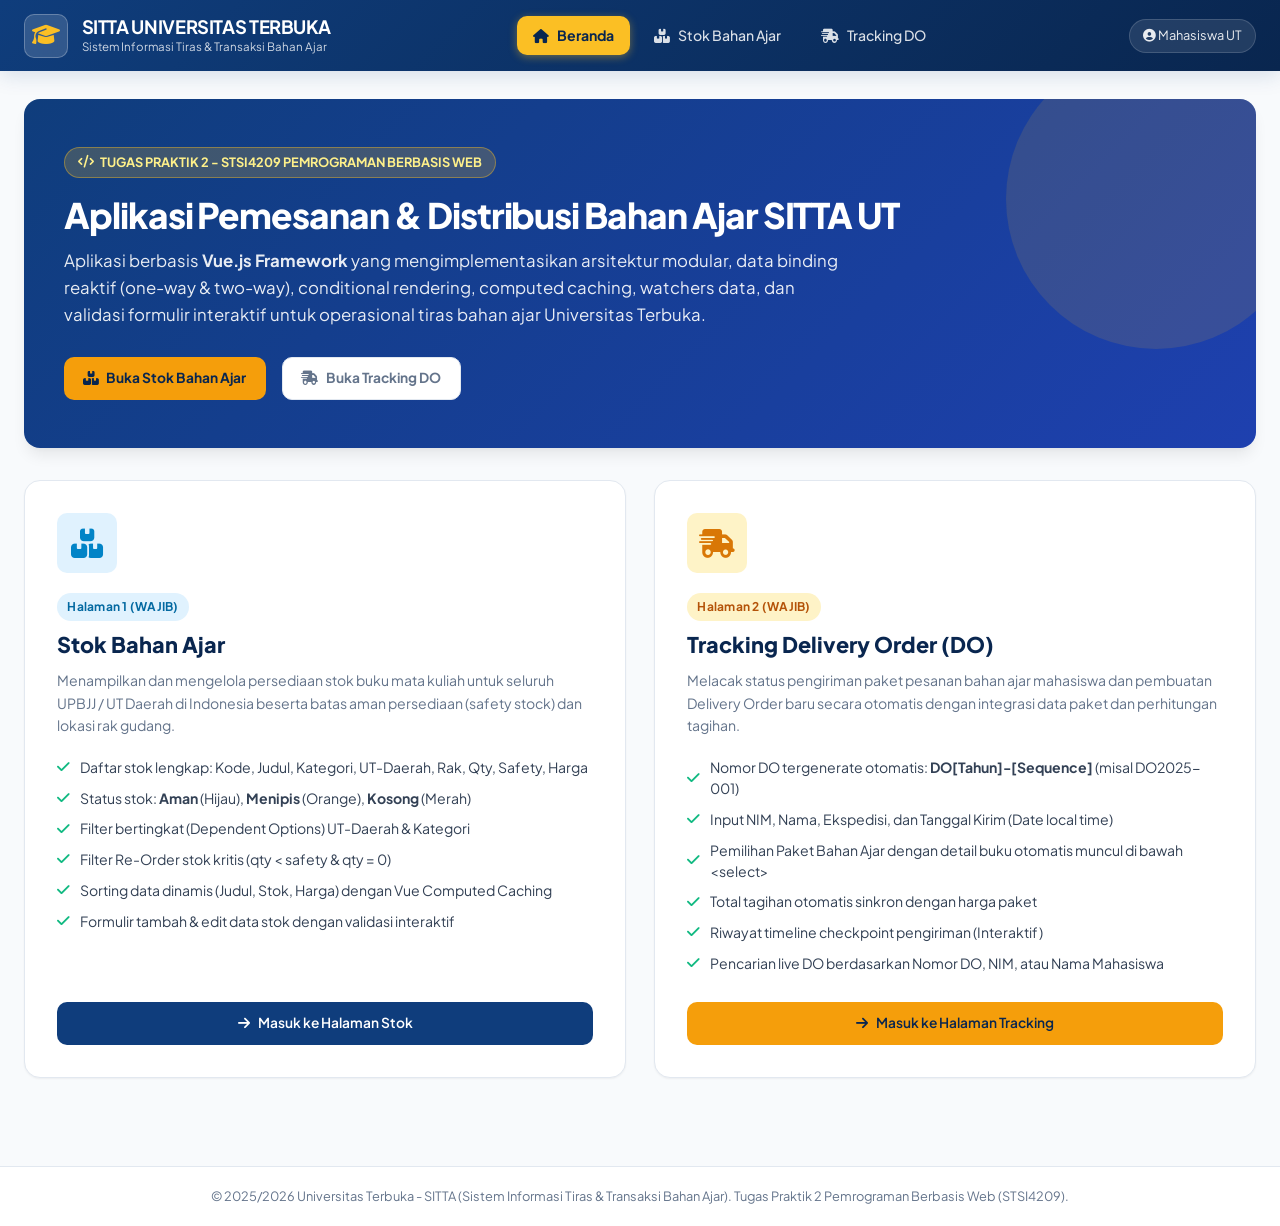
<file: index.html>
<!DOCTYPE html>
<html lang="id">

<head>
  <meta charset="UTF-8">
  <meta name="viewport" content="width=device-width, initial-scale=1.0">
  <title>SITTA UT - Portal Utama Sistem Informasi Bahan Ajar</title>

  <!-- CSS Utama -->
  <link rel="stylesheet" href="css/style.css">

  <!-- Font Awesome Icons -->
  <link rel="stylesheet" href="https://cdnjs.cloudflare.com/ajax/libs/font-awesome/6.5.1/css/all.min.css">

  <style>
    /* Styling khusus landing dashboard */
    .hero-section {
      background: linear-gradient(135deg, #0f3d7c 0%, #1e40af 100%);
      color: #ffffff;
      border-radius: var(--radius-lg);
      padding: 3rem 2.5rem;
      margin-bottom: 2rem;
      box-shadow: var(--shadow-lg);
      position: relative;
      overflow: hidden;
    }

    .hero-section::after {
      content: '';
      position: absolute;
      top: -50px;
      right: -50px;
      width: 300px;
      height: 300px;
      background: rgba(251, 191, 36, 0.12);
      border-radius: 50%;
      pointer-events: none;
    }

    .hero-title {
      font-size: 2.2rem;
      font-weight: 800;
      letter-spacing: -0.03em;
      margin-bottom: 0.75rem;
      line-height: 1.2;
    }

    .hero-desc {
      font-size: 1.05rem;
      color: rgba(255, 255, 255, 0.9);
      max-width: 780px;
      line-height: 1.6;
      margin-bottom: 1.75rem;
    }

    .module-card {
      background: #ffffff;
      border: 1px solid var(--border-color);
      border-radius: var(--radius-lg);
      padding: 2rem;
      box-shadow: var(--shadow-sm);
      display: flex;
      flex-direction: column;
      justify-content: space-between;
      transition: var(--transition);
      position: relative;
      overflow: hidden;
    }

    .module-card:hover {
      transform: translateY(-5px);
      box-shadow: var(--shadow-xl);
      border-color: #93c5fd;
    }

    .module-icon {
      width: 60px;
      height: 60px;
      border-radius: var(--radius-md);
      display: flex;
      align-items: center;
      justify-content: center;
      font-size: 1.8rem;
      margin-bottom: 1.25rem;
    }

    .feature-list {
      list-style: none;
      margin: 1.25rem 0 1.75rem;
      display: flex;
      flex-direction: column;
      gap: 0.6rem;
    }

    .feature-item {
      display: flex;
      align-items: center;
      gap: 0.6rem;
      font-size: 0.88rem;
      color: #334155;
    }

    .feature-item i {
      color: #10b981;
      font-size: 0.9rem;
    }

    .badge-pill {
      background: rgba(251, 191, 36, 0.2);
      color: #fef08a;
      border: 1px solid rgba(251, 191, 36, 0.4);
      padding: 0.3rem 0.8rem;
      border-radius: var(--radius-full);
      font-size: 0.8rem;
      font-weight: 700;
      display: inline-flex;
      align-items: center;
      gap: 0.4rem;
      margin-bottom: 1rem;
    }
  </style>
</head>

<body>

  <!-- ====================================================================
       NAVIGASI MENU UTAMA
       ==================================================================== -->
  <nav class="navbar">
    <div class="nav-container">
      <a href="index.html" class="brand">
        <div class="brand-logo">
          <i class="fa-solid fa-graduation-cap"></i>
        </div>
        <div class="brand-text">
          <h1>SITTA UNIVERSITAS TERBUKA</h1>
          <p>Sistem Informasi Tiras & Transaksi Bahan Ajar</p>
        </div>
      </a>

      <ul class="nav-links">
        <li>
          <a href="index.html" class="nav-link active">
            <i class="fa-solid fa-house"></i> Beranda
          </a>
        </li>
        <li>
          <a href="stok.html" class="nav-link">
            <i class="fa-solid fa-boxes-stacked"></i> Stok Bahan Ajar
          </a>
        </li>
        <li>
          <a href="tracking.html" class="nav-link">
            <i class="fa-solid fa-truck-fast"></i> Tracking DO
          </a>
        </li>
      </ul>

      <div class="nav-user">
        <i class="fa-solid fa-user-circle"></i> Mahasiswa UT
      </div>
    </div>
  </nav>

  <!-- ====================================================================
       MAIN CONTENT
       ==================================================================== -->
  <main class="main-content">

    <!-- Hero Banner -->
    <section class="hero-section">
      <div class="badge-pill">
        <i class="fa-solid fa-code"></i> TUGAS PRAKTIK 2 - STSI4209 PEMROGRAMAN BERBASIS WEB
      </div>
      <h2 class="hero-title">
        Aplikasi Pemesanan & Distribusi Bahan Ajar SITTA UT
      </h2>
      <p class="hero-desc">
        Aplikasi berbasis <strong>Vue.js Framework</strong> yang mengimplementasikan arsitektur modular,
        data binding reaktif (one-way & two-way), conditional rendering, computed caching, watchers data,
        dan validasi formulir interaktif untuk operasional tiras bahan ajar Universitas Terbuka.
      </p>

      <div style="display: flex; gap: 1rem; flex-wrap: wrap;">
        <a href="stok.html" class="btn btn-warning" style="font-weight: 700; color: #09264f;">
          <i class="fa-solid fa-boxes-stacked"></i> Buka Stok Bahan Ajar
        </a>
        <a href="tracking.html" class="btn btn-secondary" style="font-weight: 700;">
          <i class="fa-solid fa-truck-fast"></i> Buka Tracking DO
        </a>
      </div>
    </section>

    <!-- Pilihan 2 Halaman Web Utama Sesuai Ketentuan Soal -->
    <div
      style="display: grid; grid-template-columns: repeat(auto-fit, minmax(350px, 1fr)); gap: 1.75rem; margin-bottom: 2.5rem;">

      <!-- Kartu Modul 1: Stok Bahan Ajar -->
      <div class="module-card">
        <div>
          <div class="module-icon" style="background: #e0f2fe; color: #0284c7;">
            <i class="fa-solid fa-boxes-stacked"></i>
          </div>
          <div class="badge badge-primary" style="margin-bottom: 0.5rem; background: #e0f2fe; color: #0369a1;">
            Halaman 1 (WAJIB)
          </div>
          <h3 style="font-size: 1.35rem; font-weight: 800; color: var(--primary-dark); margin-bottom: 0.5rem;">
            Stok Bahan Ajar
          </h3>
          <p style="font-size: 0.88rem; color: var(--text-muted); line-height: 1.6;">
            Menampilkan dan mengelola persediaan stok buku mata kuliah untuk seluruh UPBJJ / UT Daerah di Indonesia
            beserta batas aman persediaan (safety stock) dan lokasi rak gudang.
          </p>

          <ul class="feature-list">
            <li class="feature-item">
              <i class="fa-solid fa-check"></i>
              <span>Daftar stok lengkap: Kode, Judul, Kategori, UT-Daerah, Rak, Qty, Safety, Harga</span>
            </li>
            <li class="feature-item">
              <i class="fa-solid fa-check"></i>
              <span>Status stok: <strong>Aman</strong> (Hijau), <strong>Menipis</strong> (Orange),
                <strong>Kosong</strong> (Merah)</span>
            </li>
            <li class="feature-item">
              <i class="fa-solid fa-check"></i>
              <span>Filter bertingkat (Dependent Options) UT-Daerah & Kategori</span>
            </li>
            <li class="feature-item">
              <i class="fa-solid fa-check"></i>
              <span>Filter Re-Order stok kritis (qty &lt; safety & qty = 0)</span>
            </li>
            <li class="feature-item">
              <i class="fa-solid fa-check"></i>
              <span>Sorting data dinamis (Judul, Stok, Harga) dengan Vue Computed Caching</span>
            </li>
            <li class="feature-item">
              <i class="fa-solid fa-check"></i>
              <span>Formulir tambah & edit data stok dengan validasi interaktif</span>
            </li>
          </ul>
        </div>

        <a href="stok.html" class="btn btn-primary" style="width: 100%;">
          <i class="fa-solid fa-arrow-right"></i> Masuk ke Halaman Stok
        </a>
      </div>

      <!-- Kartu Modul 2: Tracking Delivery Order -->
      <div class="module-card">
        <div>
          <div class="module-icon" style="background: #fef3c7; color: #d97706;">
            <i class="fa-solid fa-truck-fast"></i>
          </div>
          <div class="badge" style="margin-bottom: 0.5rem; background: #fef3c7; color: #b45309;">
            Halaman 2 (WAJIB)
          </div>
          <h3 style="font-size: 1.35rem; font-weight: 800; color: var(--primary-dark); margin-bottom: 0.5rem;">
            Tracking Delivery Order (DO)
          </h3>
          <p style="font-size: 0.88rem; color: var(--text-muted); line-height: 1.6;">
            Melacak status pengiriman paket pesanan bahan ajar mahasiswa dan pembuatan Delivery Order baru secara
            otomatis
            dengan integrasi data paket dan perhitungan tagihan.
          </p>

          <ul class="feature-list">
            <li class="feature-item">
              <i class="fa-solid fa-check"></i>
              <span>Nomor DO tergenerate otomatis: <strong>DO[Tahun]-[Sequence]</strong> (misal DO2025-001)</span>
            </li>
            <li class="feature-item">
              <i class="fa-solid fa-check"></i>
              <span>Input NIM, Nama, Ekspedisi, dan Tanggal Kirim (Date local time)</span>
            </li>
            <li class="feature-item">
              <i class="fa-solid fa-check"></i>
              <span>Pemilihan Paket Bahan Ajar dengan detail buku otomatis muncul di bawah &lt;select&gt;</span>
            </li>
            <li class="feature-item">
              <i class="fa-solid fa-check"></i>
              <span>Total tagihan otomatis sinkron dengan harga paket</span>
            </li>
            <li class="feature-item">
              <i class="fa-solid fa-check"></i>
              <span>Riwayat timeline checkpoint pengiriman (Interaktif)</span>
            </li>
            <li class="feature-item">
              <i class="fa-solid fa-check"></i>
              <span>Pencarian live DO berdasarkan Nomor DO, NIM, atau Nama Mahasiswa</span>
            </li>
          </ul>
        </div>

        <a href="tracking.html" class="btn btn-warning" style="width: 100%; color: #09264f;">
          <i class="fa-solid fa-arrow-right"></i> Masuk ke Halaman Tracking
        </a>
      </div>

    </div>

  </main>

  <!-- Footer -->
  <footer class="footer">
    <p>&copy; 2025/2026 Universitas Terbuka - SITTA (Sistem Informasi Tiras & Transaksi Bahan Ajar). Tugas Praktik 2
      Pemrograman Berbasis Web (STSI4209).</p>
  </footer>

</body>

</html>
</file>
<file: css/style.css>
/* ====================================================================
   SITTA - SISTEM INFORMASI TIRAS & TRANSAKSI BAHAN AJAR UNIVERSITAS TERBUKA
   Tugas Praktik 2 - STSI4209 Pemrograman Berbasis Web
   Author: Erico Pratama Jaya / Mahasiswa UT
   ==================================================================== */

@import url('https://fonts.googleapis.com/css2?family=Plus+Jakarta+Sans:wght@300;400;500;600;700;800&family=JetBrains+Mono:wght@400;500&display=swap');

:root {
  --primary: #0f3d7c;
  --primary-dark: #09264f;
  --primary-light: #e8f0fe;
  --secondary: #f59e0b;
  --secondary-hover: #d97706;
  --accent: #2563eb;
  
  --bg-page: #f8fafc;
  --bg-card: #ffffff;
  --bg-subtle: #f1f5f9;
  
  --text-main: #0f172a;
  --text-muted: #64748b;
  --text-light: #94a3b8;
  --border-color: #e2e8f0;
  
  --status-aman-bg: #ecfdf5;
  --status-aman-text: #065f46;
  --status-aman-border: #a7f3d0;
  
  --status-menipis-bg: #fffbeb;
  --status-menipis-text: #92400e;
  --status-menipis-border: #fde68a;
  
  --status-kosong-bg: #fef2f2;
  --status-kosong-text: #991b1b;
  --status-kosong-border: #fecaca;
  
  --radius-sm: 6px;
  --radius-md: 10px;
  --radius-lg: 16px;
  --radius-full: 9999px;
  
  --shadow-sm: 0 1px 2px 0 rgba(0, 0, 0, 0.05);
  --shadow-md: 0 4px 6px -1px rgba(0, 0, 0, 0.08), 0 2px 4px -2px rgba(0, 0, 0, 0.05);
  --shadow-lg: 0 10px 15px -3px rgba(0, 0, 0, 0.08), 0 4px 6px -4px rgba(0, 0, 0, 0.04);
  --shadow-xl: 0 20px 25px -5px rgba(0, 0, 0, 0.1), 0 8px 10px -6px rgba(0, 0, 0, 0.05);
  
  --transition: all 0.2s cubic-bezier(0.4, 0, 0.2, 1);
}

* {
  margin: 0;
  padding: 0;
  box-sizing: border-box;
}

body {
  font-family: 'Plus Jakarta Sans', -apple-system, BlinkMacSystemFont, 'Segoe UI', Roboto, sans-serif;
  background-color: var(--bg-page);
  color: var(--text-main);
  line-height: 1.5;
  min-height: 100vh;
  display: flex;
  flex-direction: column;
}

/* ====================================================================
   NAVBAR & HEADER
   ==================================================================== */
.navbar {
  background: linear-gradient(135deg, var(--primary) 0%, var(--primary-dark) 100%);
  color: #ffffff;
  padding: 0.85rem 1.5rem;
  box-shadow: 0 4px 20px rgba(15, 61, 124, 0.15);
  position: sticky;
  top: 0;
  z-index: 100;
}

.nav-container {
  max-width: 1300px;
  margin: 0 auto;
  display: flex;
  align-items: center;
  justify-content: space-between;
  gap: 1.5rem;
}

.brand {
  display: flex;
  align-items: center;
  gap: 0.85rem;
  text-decoration: none;
  color: #ffffff;
}

.brand-logo {
  width: 44px;
  height: 44px;
  background: rgba(255, 255, 255, 0.15);
  backdrop-filter: blur(8px);
  border: 1px solid rgba(255, 255, 255, 0.25);
  border-radius: var(--radius-md);
  display: flex;
  align-items: center;
  justify-content: center;
  font-size: 1.4rem;
  font-weight: 800;
  color: #fbbf24;
}

.brand-text h1 {
  font-size: 1.15rem;
  font-weight: 700;
  letter-spacing: -0.02em;
  margin: 0;
  line-height: 1.2;
}

.brand-text p {
  font-size: 0.72rem;
  color: rgba(255, 255, 255, 0.8);
  font-weight: 400;
  margin: 0;
}

.nav-links {
  display: flex;
  align-items: center;
  gap: 0.5rem;
  list-style: none;
}

.nav-link {
  display: inline-flex;
  align-items: center;
  gap: 0.5rem;
  padding: 0.55rem 1rem;
  color: rgba(255, 255, 255, 0.85);
  text-decoration: none;
  font-weight: 500;
  font-size: 0.88rem;
  border-radius: var(--radius-md);
  transition: var(--transition);
}

.nav-link:hover {
  background: rgba(255, 255, 255, 0.12);
  color: #ffffff;
}

.nav-link.active {
  background: #fbbf24;
  color: var(--primary-dark);
  font-weight: 700;
  box-shadow: 0 2px 8px rgba(251, 191, 36, 0.4);
}

.nav-user {
  font-size: 0.8rem;
  background: rgba(255, 255, 255, 0.1);
  padding: 0.4rem 0.8rem;
  border-radius: var(--radius-full);
  border: 1px solid rgba(255, 255, 255, 0.15);
  color: rgba(255, 255, 255, 0.9);
}

/* ====================================================================
   CONTAINER & LAYOUT
   ==================================================================== */
.main-content {
  flex: 1;
  max-width: 1300px;
  width: 100%;
  margin: 0 auto;
  padding: 1.75rem 1.5rem 3rem;
}

.page-header {
  margin-bottom: 1.75rem;
  display: flex;
  align-items: flex-start;
  justify-content: space-between;
  flex-wrap: wrap;
  gap: 1rem;
}

.page-title {
  font-size: 1.65rem;
  font-weight: 800;
  color: var(--primary-dark);
  letter-spacing: -0.03em;
  display: flex;
  align-items: center;
  gap: 0.5rem;
}

.page-subtitle {
  font-size: 0.9rem;
  color: var(--text-muted);
  margin-top: 0.25rem;
}

/* ====================================================================
   CARDS & CONTAINERS
   ==================================================================== */
.card {
  background: var(--bg-card);
  border-radius: var(--radius-lg);
  border: 1px solid var(--border-color);
  box-shadow: var(--shadow-sm);
  padding: 1.5rem;
  margin-bottom: 1.5rem;
  transition: var(--transition);
}

.card:hover {
  box-shadow: var(--shadow-md);
}

.card-header {
  display: flex;
  align-items: center;
  justify-content: space-between;
  margin-bottom: 1.25rem;
  padding-bottom: 0.75rem;
  border-bottom: 1px solid var(--border-color);
}

.card-title {
  font-size: 1.1rem;
  font-weight: 700;
  color: var(--text-main);
  display: flex;
  align-items: center;
  gap: 0.5rem;
}

/* ====================================================================
   SUMMARY / STATS CARDS
   ==================================================================== */
.stats-grid {
  display: grid;
  grid-template-columns: repeat(auto-fit, minmax(220px, 1fr));
  gap: 1.25rem;
  margin-bottom: 1.75rem;
}

.stat-card {
  background: var(--bg-card);
  border-radius: var(--radius-lg);
  padding: 1.25rem 1.5rem;
  border: 1px solid var(--border-color);
  box-shadow: var(--shadow-sm);
  display: flex;
  align-items: center;
  gap: 1rem;
  position: relative;
  overflow: hidden;
  transition: var(--transition);
}

.stat-card:hover {
  transform: translateY(-2px);
  box-shadow: var(--shadow-md);
}

.stat-icon {
  width: 48px;
  height: 48px;
  border-radius: var(--radius-md);
  display: flex;
  align-items: center;
  justify-content: center;
  font-size: 1.4rem;
  flex-shrink: 0;
}

.stat-icon.primary { background: var(--primary-light); color: var(--primary); }
.stat-icon.success { background: var(--status-aman-bg); color: var(--status-aman-text); }
.stat-icon.warning { background: var(--status-menipis-bg); color: var(--status-menipis-text); }
.stat-icon.danger  { background: var(--status-kosong-bg); color: var(--status-kosong-text); }

.stat-info {
  flex: 1;
}

.stat-value {
  font-size: 1.65rem;
  font-weight: 800;
  line-height: 1.1;
  color: var(--text-main);
}

.stat-label {
  font-size: 0.78rem;
  color: var(--text-muted);
  font-weight: 600;
  text-transform: uppercase;
  letter-spacing: 0.05em;
  margin-top: 0.2rem;
}

/* ====================================================================
   FILTER & CONTROLS SECTION
   ==================================================================== */
.filter-panel {
  background: #f8fafc;
  border: 1px solid var(--border-color);
  border-radius: var(--radius-lg);
  padding: 1.25rem;
  margin-bottom: 1.5rem;
}

.filter-grid {
  display: grid;
  grid-template-columns: repeat(auto-fit, minmax(220px, 1fr));
  gap: 1rem;
  align-items: flex-end;
}

.form-group {
  display: flex;
  flex-direction: column;
  gap: 0.4rem;
}

.form-label {
  font-size: 0.82rem;
  font-weight: 600;
  color: var(--text-main);
  display: flex;
  align-items: center;
  gap: 0.35rem;
}

.form-label .required {
  color: #dc2626;
}

.form-control, .form-select {
  width: 100%;
  padding: 0.65rem 0.85rem;
  font-size: 0.88rem;
  font-family: inherit;
  color: var(--text-main);
  background-color: #ffffff;
  border: 1px solid var(--border-color);
  border-radius: var(--radius-md);
  transition: var(--transition);
  outline: none;
}

.form-control:focus, .form-select:focus {
  border-color: var(--accent);
  box-shadow: 0 0 0 3px rgba(37, 99, 235, 0.15);
}

.form-control::placeholder {
  color: var(--text-light);
}

.form-check {
  display: flex;
  align-items: center;
  gap: 0.5rem;
  cursor: pointer;
  user-select: none;
}

.form-check-input {
  width: 18px;
  height: 18px;
  accent-color: var(--primary);
  cursor: pointer;
}

.form-check-label {
  font-size: 0.85rem;
  font-weight: 600;
  color: var(--text-main);
  cursor: pointer;
}

.filter-actions {
  display: flex;
  align-items: center;
  gap: 0.5rem;
}

/* ====================================================================
   BUTTONS
   ==================================================================== */
.btn {
  display: inline-flex;
  align-items: center;
  justify-content: center;
  gap: 0.5rem;
  padding: 0.65rem 1.15rem;
  font-size: 0.86rem;
  font-weight: 600;
  font-family: inherit;
  border-radius: var(--radius-md);
  border: 1px solid transparent;
  cursor: pointer;
  transition: var(--transition);
  text-decoration: none;
  white-space: nowrap;
}

.btn-primary {
  background-color: var(--primary);
  color: #ffffff;
}

.btn-primary:hover {
  background-color: var(--primary-dark);
  box-shadow: 0 4px 10px rgba(15, 61, 124, 0.25);
}

.btn-secondary {
  background-color: #ffffff;
  color: var(--text-muted);
  border-color: var(--border-color);
}

.btn-secondary:hover {
  background-color: var(--bg-subtle);
  color: var(--text-main);
  border-color: #cbd5e1;
}

.btn-warning {
  background-color: var(--secondary);
  color: #ffffff;
}

.btn-warning:hover {
  background-color: var(--secondary-hover);
}

.btn-danger {
  background-color: #ef4444;
  color: #ffffff;
}

.btn-danger:hover {
  background-color: #dc2626;
}

.btn-success {
  background-color: #10b981;
  color: #ffffff;
}

.btn-success:hover {
  background-color: #059669;
}

.btn-sm {
  padding: 0.35rem 0.65rem;
  font-size: 0.78rem;
  border-radius: var(--radius-sm);
}

.btn-outline-primary {
  background: transparent;
  border-color: var(--primary);
  color: var(--primary);
}

.btn-outline-primary:hover {
  background: var(--primary-light);
}

/* ====================================================================
   BADGES & STATUS PILLS
   ==================================================================== */
.badge {
  display: inline-flex;
  align-items: center;
  gap: 0.35rem;
  padding: 0.3rem 0.65rem;
  font-size: 0.75rem;
  font-weight: 700;
  border-radius: var(--radius-full);
  letter-spacing: 0.02em;
}

.badge-aman {
  background-color: var(--status-aman-bg);
  color: var(--status-aman-text);
  border: 1px solid var(--status-aman-border);
}

.badge-menipis {
  background-color: var(--status-menipis-bg);
  color: var(--status-menipis-text);
  border: 1px solid var(--status-menipis-border);
}

.badge-kosong {
  background-color: var(--status-kosong-bg);
  color: var(--status-kosong-text);
  border: 1px solid var(--status-kosong-border);
}

.badge-category {
  background-color: #f1f5f9;
  color: #334155;
  border: 1px solid #cbd5e1;
  font-weight: 600;
}

.badge-upbjj {
  background-color: #eff6ff;
  color: #1e40af;
  border: 1px solid #bfdbfe;
  font-weight: 600;
}

.code-pill {
  font-family: 'JetBrains Mono', monospace;
  font-size: 0.8rem;
  font-weight: 600;
  background: #f1f5f9;
  padding: 0.2rem 0.5rem;
  border-radius: var(--radius-sm);
  color: #1e293b;
  border: 1px solid #e2e8f0;
}

/* ====================================================================
   TABLE STYLING
   ==================================================================== */
.table-responsive {
  width: 100%;
  overflow-x: auto;
  border-radius: var(--radius-md);
  border: 1px solid var(--border-color);
  background: #ffffff;
}

.table {
  width: 100%;
  border-collapse: collapse;
  text-align: left;
  font-size: 0.86rem;
}

.table th {
  background-color: #f8fafc;
  color: #475569;
  font-weight: 700;
  font-size: 0.78rem;
  text-transform: uppercase;
  letter-spacing: 0.05em;
  padding: 0.9rem 1rem;
  border-bottom: 2px solid var(--border-color);
  white-space: nowrap;
}

.table td {
  padding: 0.9rem 1rem;
  border-bottom: 1px solid var(--border-color);
  vertical-align: middle;
}

.table tbody tr:hover {
  background-color: #f8fafc;
}

.table-row-warning {
  background-color: #fffdf5 !important;
}

.table-row-danger {
  background-color: #fff5f5 !important;
}

/* ====================================================================
   RE-ORDER ALERT BANNER
   ==================================================================== */
.alert-banner {
  background: linear-gradient(135deg, #fffbeb 0%, #fef3c7 100%);
  border: 1px solid #fde68a;
  border-left: 5px solid #f59e0b;
  border-radius: var(--radius-md);
  padding: 1rem 1.25rem;
  margin-bottom: 1.5rem;
  display: flex;
  align-items: center;
  justify-content: space-between;
  gap: 1rem;
}

.alert-content {
  display: flex;
  align-items: center;
  gap: 0.85rem;
}

.alert-icon {
  font-size: 1.5rem;
}

.alert-title {
  font-size: 0.95rem;
  font-weight: 700;
  color: #92400e;
}

.alert-desc {
  font-size: 0.82rem;
  color: #b45309;
}

/* ====================================================================
   MODAL DIALOG
   ==================================================================== */
.modal-overlay {
  position: fixed;
  top: 0;
  left: 0;
  right: 0;
  bottom: 0;
  background-color: rgba(15, 23, 42, 0.6);
  backdrop-filter: blur(4px);
  display: flex;
  align-items: center;
  justify-content: center;
  padding: 1rem;
  z-index: 1000;
  animation: fadeIn 0.2s ease-out;
}

.modal-card {
  background: #ffffff;
  border-radius: var(--radius-lg);
  max-width: 600px;
  width: 100%;
  max-height: 90vh;
  overflow-y: auto;
  box-shadow: var(--shadow-xl);
  border: 1px solid var(--border-color);
  animation: slideUp 0.25s cubic-bezier(0.16, 1, 0.3, 1);
}

.modal-header {
  padding: 1.25rem 1.5rem;
  border-bottom: 1px solid var(--border-color);
  display: flex;
  align-items: center;
  justify-content: space-between;
  background-color: #f8fafc;
  border-radius: var(--radius-lg) var(--radius-lg) 0 0;
}

.modal-title {
  font-size: 1.15rem;
  font-weight: 700;
  color: var(--primary-dark);
}

.modal-close {
  background: none;
  border: none;
  font-size: 1.5rem;
  line-height: 1;
  color: var(--text-muted);
  cursor: pointer;
  padding: 0.2rem 0.5rem;
  border-radius: var(--radius-sm);
  transition: var(--transition);
}

.modal-close:hover {
  background: #e2e8f0;
  color: var(--text-main);
}

.modal-body {
  padding: 1.5rem;
}

.modal-footer {
  padding: 1rem 1.5rem;
  border-top: 1px solid var(--border-color);
  background-color: #f8fafc;
  display: flex;
  justify-content: flex-end;
  gap: 0.75rem;
  border-radius: 0 0 var(--radius-lg) var(--radius-lg);
}

/* ====================================================================
   TIMELINE (TRACKING DO)
   ==================================================================== */
.timeline {
  position: relative;
  padding-left: 2rem;
  margin-top: 1rem;
}

.timeline::before {
  content: '';
  position: absolute;
  top: 8px;
  bottom: 8px;
  left: 8px;
  width: 2px;
  background-color: #cbd5e1;
}

.timeline-item {
  position: relative;
  margin-bottom: 1.5rem;
}

.timeline-item:last-child {
  margin-bottom: 0;
}

.timeline-marker {
  position: absolute;
  left: -2rem;
  top: 2px;
  width: 18px;
  height: 18px;
  border-radius: 50%;
  background-color: #ffffff;
  border: 3px solid var(--accent);
  box-shadow: 0 0 0 3px rgba(37, 99, 235, 0.15);
}

.timeline-item.active .timeline-marker {
  background-color: #10b981;
  border-color: #10b981;
  box-shadow: 0 0 0 3px rgba(16, 185, 129, 0.25);
}

.timeline-time {
  font-size: 0.75rem;
  font-family: 'JetBrains Mono', monospace;
  color: var(--text-muted);
  margin-bottom: 0.2rem;
}

.timeline-content {
  font-size: 0.88rem;
  font-weight: 600;
  color: var(--text-main);
}

/* ====================================================================
   PACKAGE PREVIEW BOX
   ==================================================================== */
.package-preview {
  background: linear-gradient(135deg, #f0f7ff 0%, #e0effe 100%);
  border: 1px solid #bfdbfe;
  border-radius: var(--radius-md);
  padding: 1rem;
  margin-top: 0.65rem;
}

.package-preview-title {
  font-size: 0.85rem;
  font-weight: 700;
  color: #1e40af;
  margin-bottom: 0.4rem;
  display: flex;
  align-items: center;
  justify-content: space-between;
}

.package-item-list {
  display: flex;
  flex-wrap: wrap;
  gap: 0.4rem;
  margin-top: 0.4rem;
}

/* ====================================================================
   TOAST NOTIFICATION
   ==================================================================== */
.toast-container {
  position: fixed;
  bottom: 1.5rem;
  right: 1.5rem;
  z-index: 1100;
  display: flex;
  flex-direction: column;
  gap: 0.5rem;
}

.toast {
  background: #ffffff;
  border-left: 4px solid var(--primary);
  border-radius: var(--radius-md);
  box-shadow: var(--shadow-lg);
  padding: 0.85rem 1.15rem;
  font-size: 0.85rem;
  display: flex;
  align-items: center;
  gap: 0.65rem;
  animation: slideInRight 0.3s cubic-bezier(0.16, 1, 0.3, 1);
  min-width: 280px;
}

.toast-success { border-left-color: #10b981; }
.toast-warning { border-left-color: #f59e0b; }
.toast-danger  { border-left-color: #ef4444; }

/* ====================================================================
   ANIMATIONS & UTILITIES
   ==================================================================== */
@keyframes fadeIn {
  from { opacity: 0; }
  to { opacity: 1; }
}

@keyframes slideUp {
  from { opacity: 0; transform: translateY(20px); }
  to { opacity: 1; transform: translateY(0); }
}

@keyframes slideInRight {
  from { opacity: 0; transform: translateX(30px); }
  to { opacity: 1; transform: translateX(0); }
}

.d-none { display: none !important; }
.d-flex { display: flex !important; }
.text-center { text-align: center !important; }
.text-right { text-align: right !important; }
.fw-bold { font-weight: 700 !important; }
.text-muted { color: var(--text-muted) !important; }
.cursor-pointer { cursor: pointer; }

/* Footer */
.footer {
  margin-top: auto;
  background-color: #ffffff;
  border-top: 1px solid var(--border-color);
  padding: 1.25rem 1.5rem;
  text-align: center;
  font-size: 0.8rem;
  color: var(--text-muted);
}

/* Responsive adjustments */
@media (max-width: 768px) {
  .nav-container {
    flex-direction: column;
    align-items: stretch;
  }
  .nav-links {
    justify-content: center;
    flex-wrap: wrap;
  }
  .stats-grid {
    grid-template-columns: 1fr;
  }
  .filter-grid {
    grid-template-columns: 1fr;
  }
}
</file>
